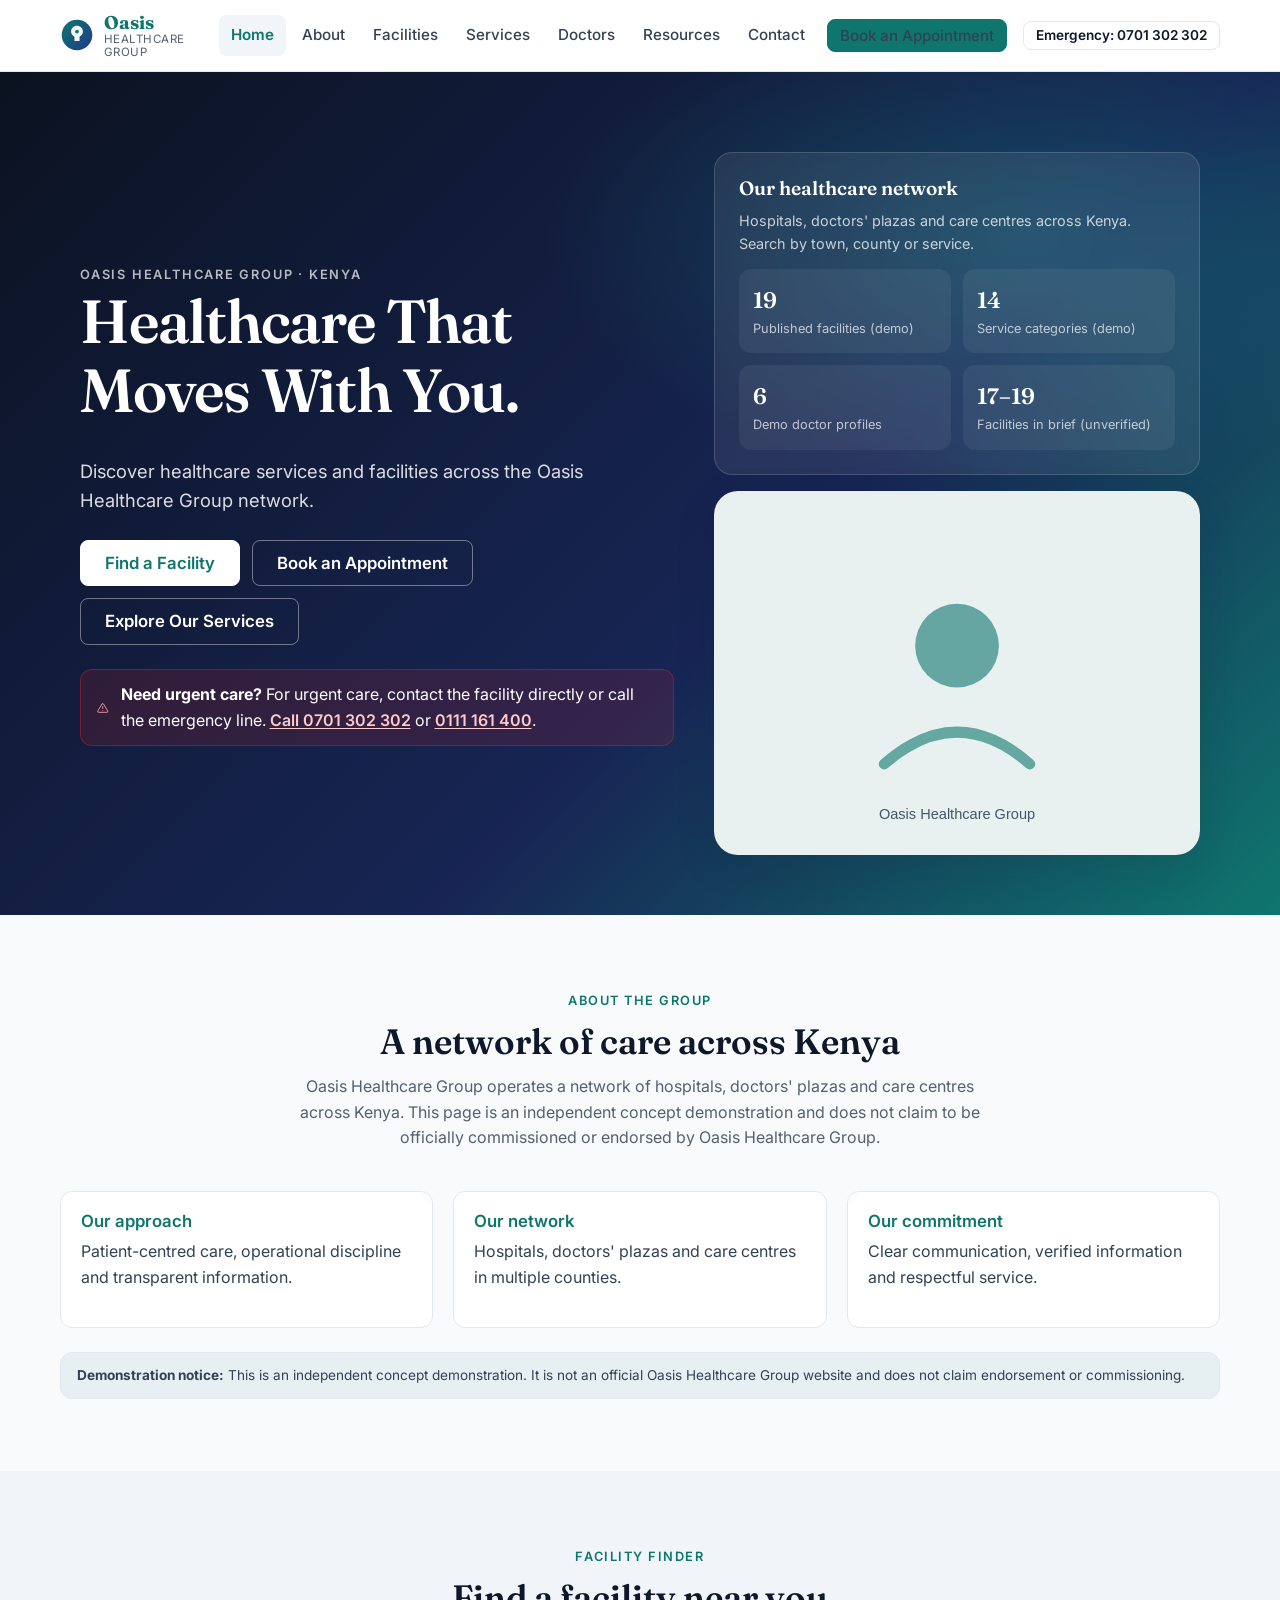
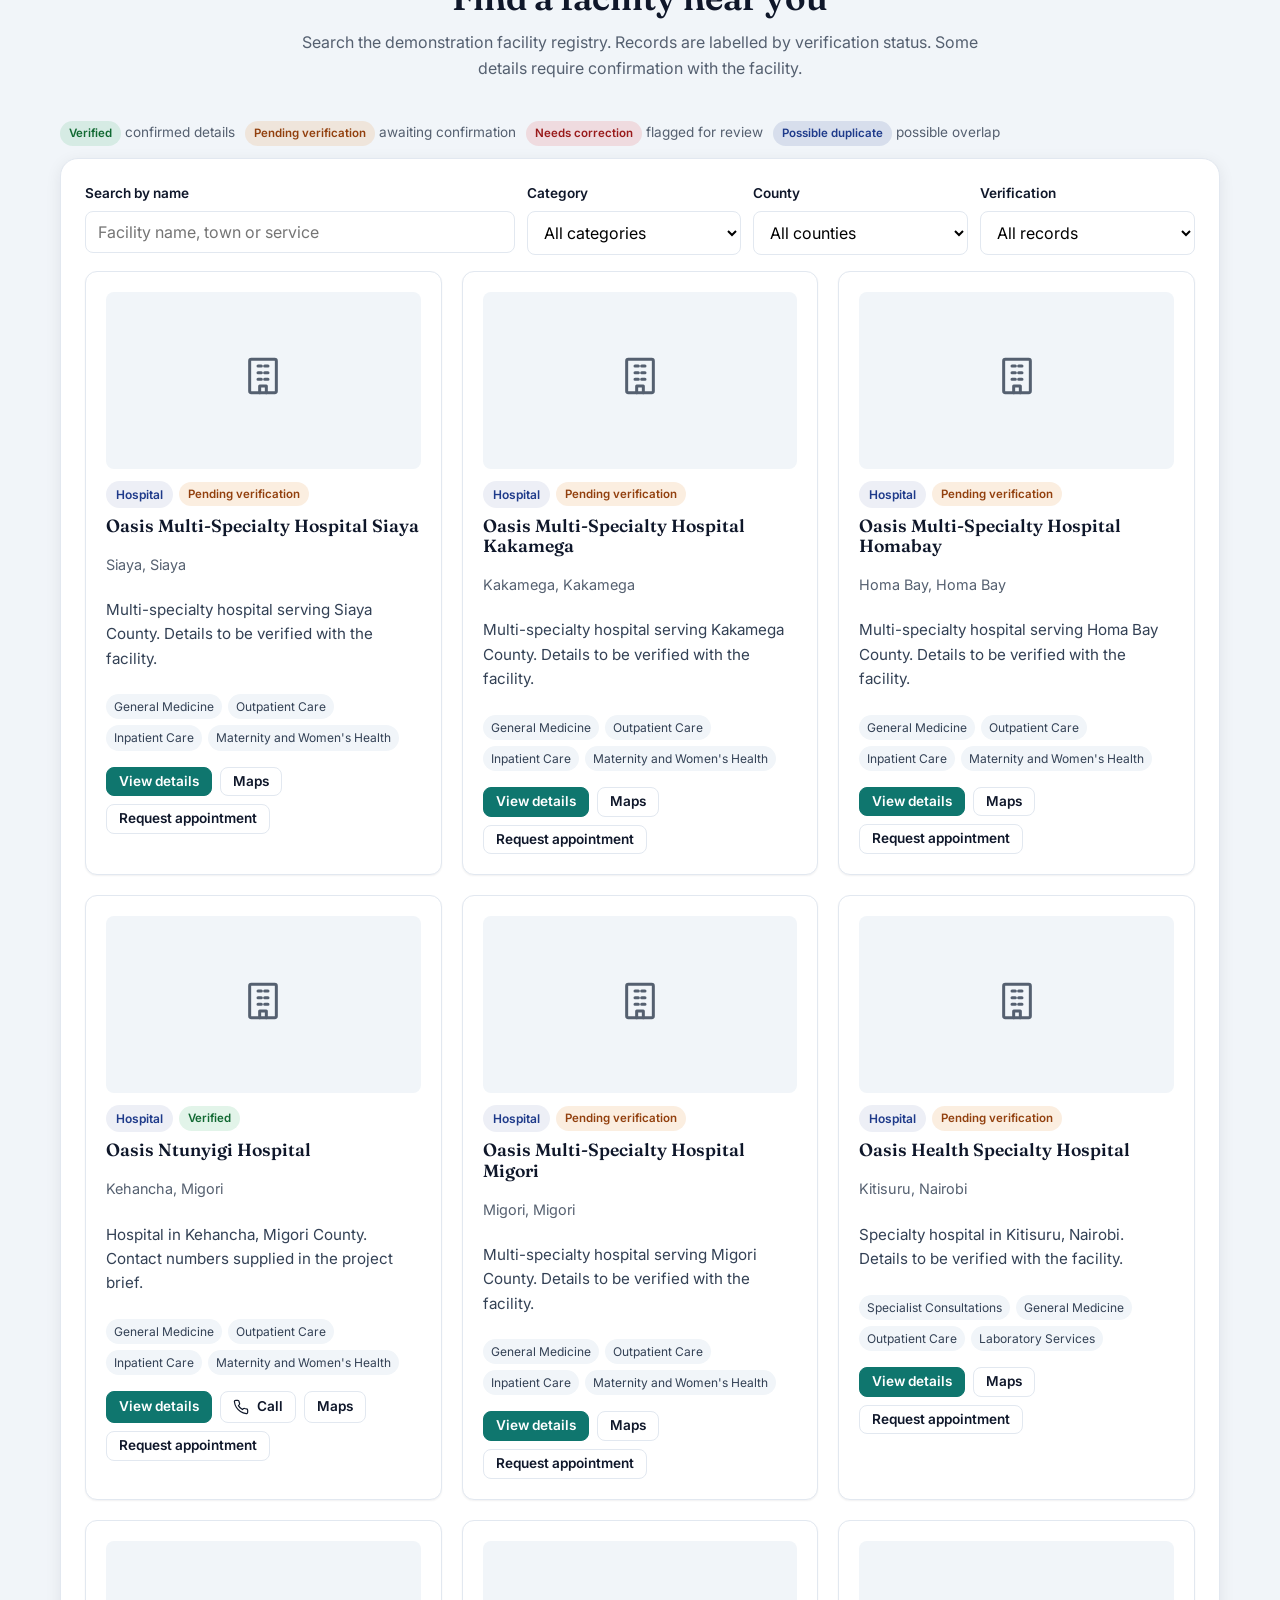
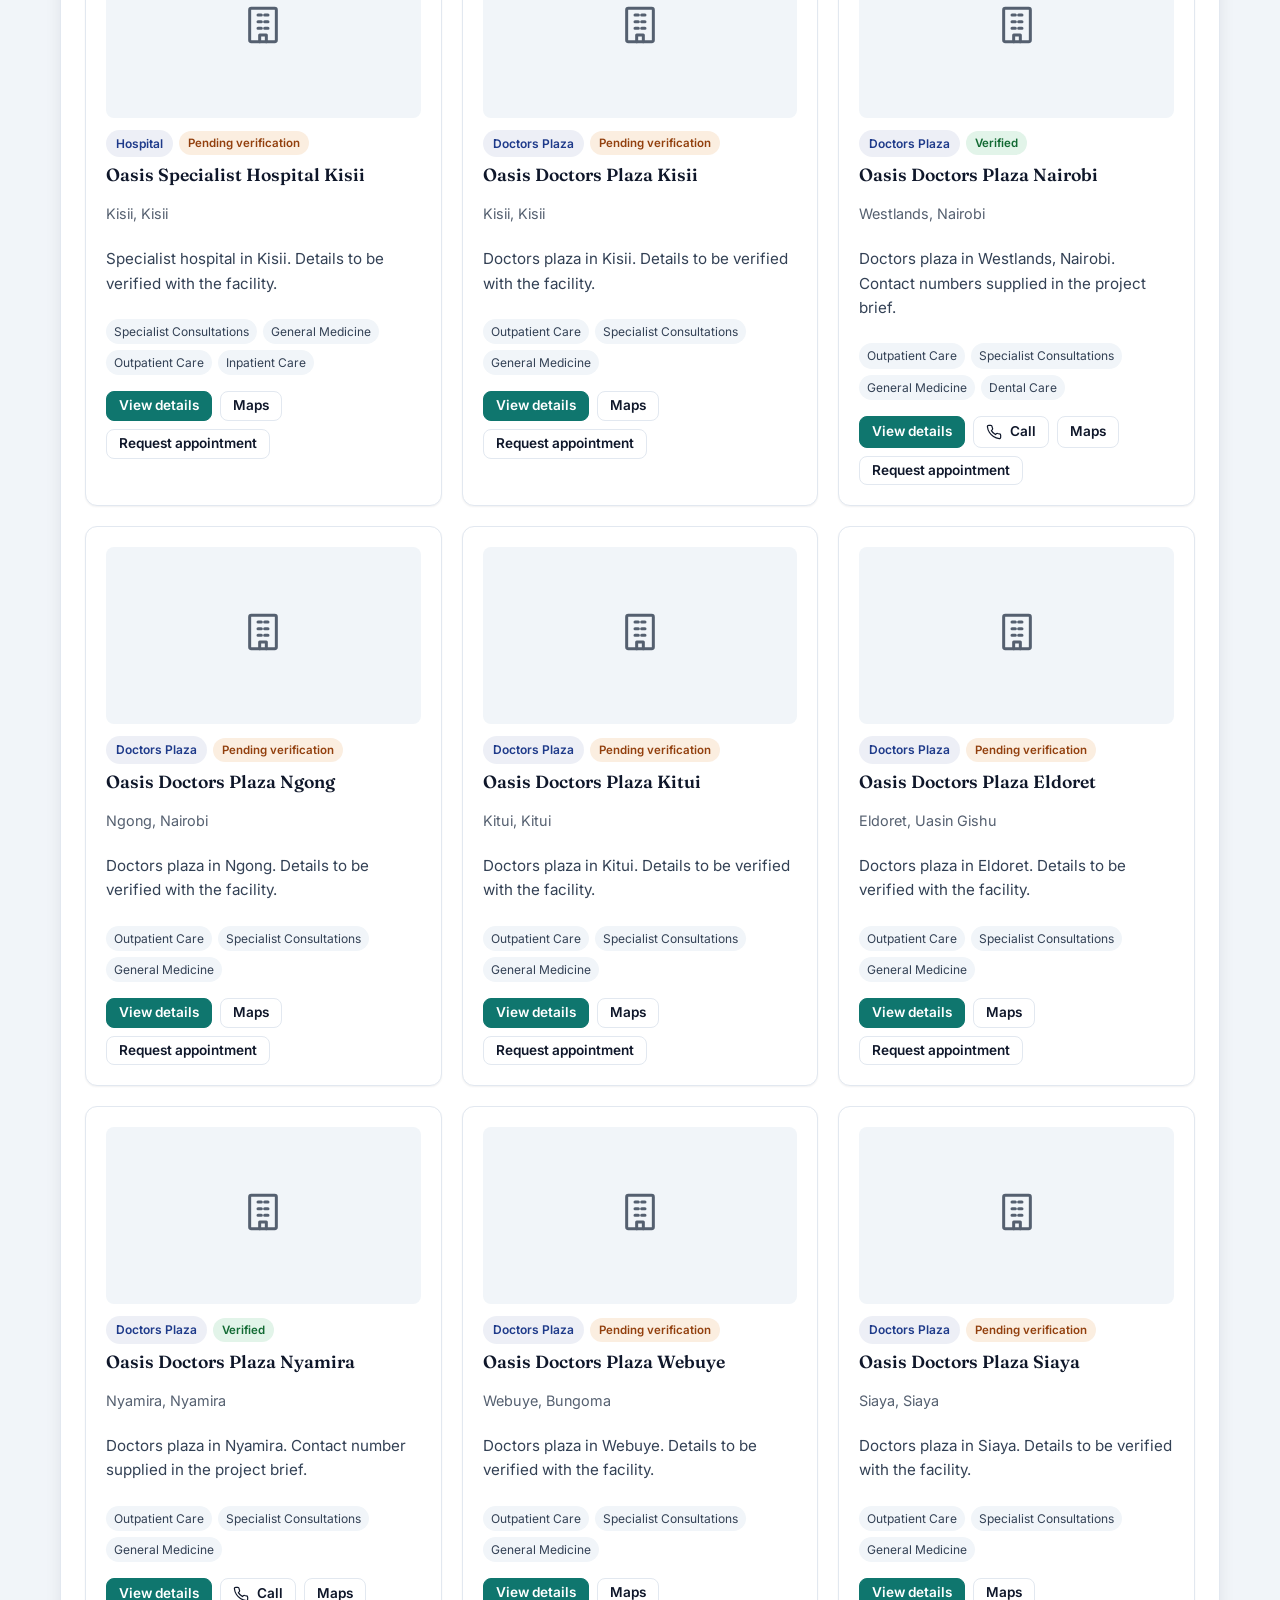
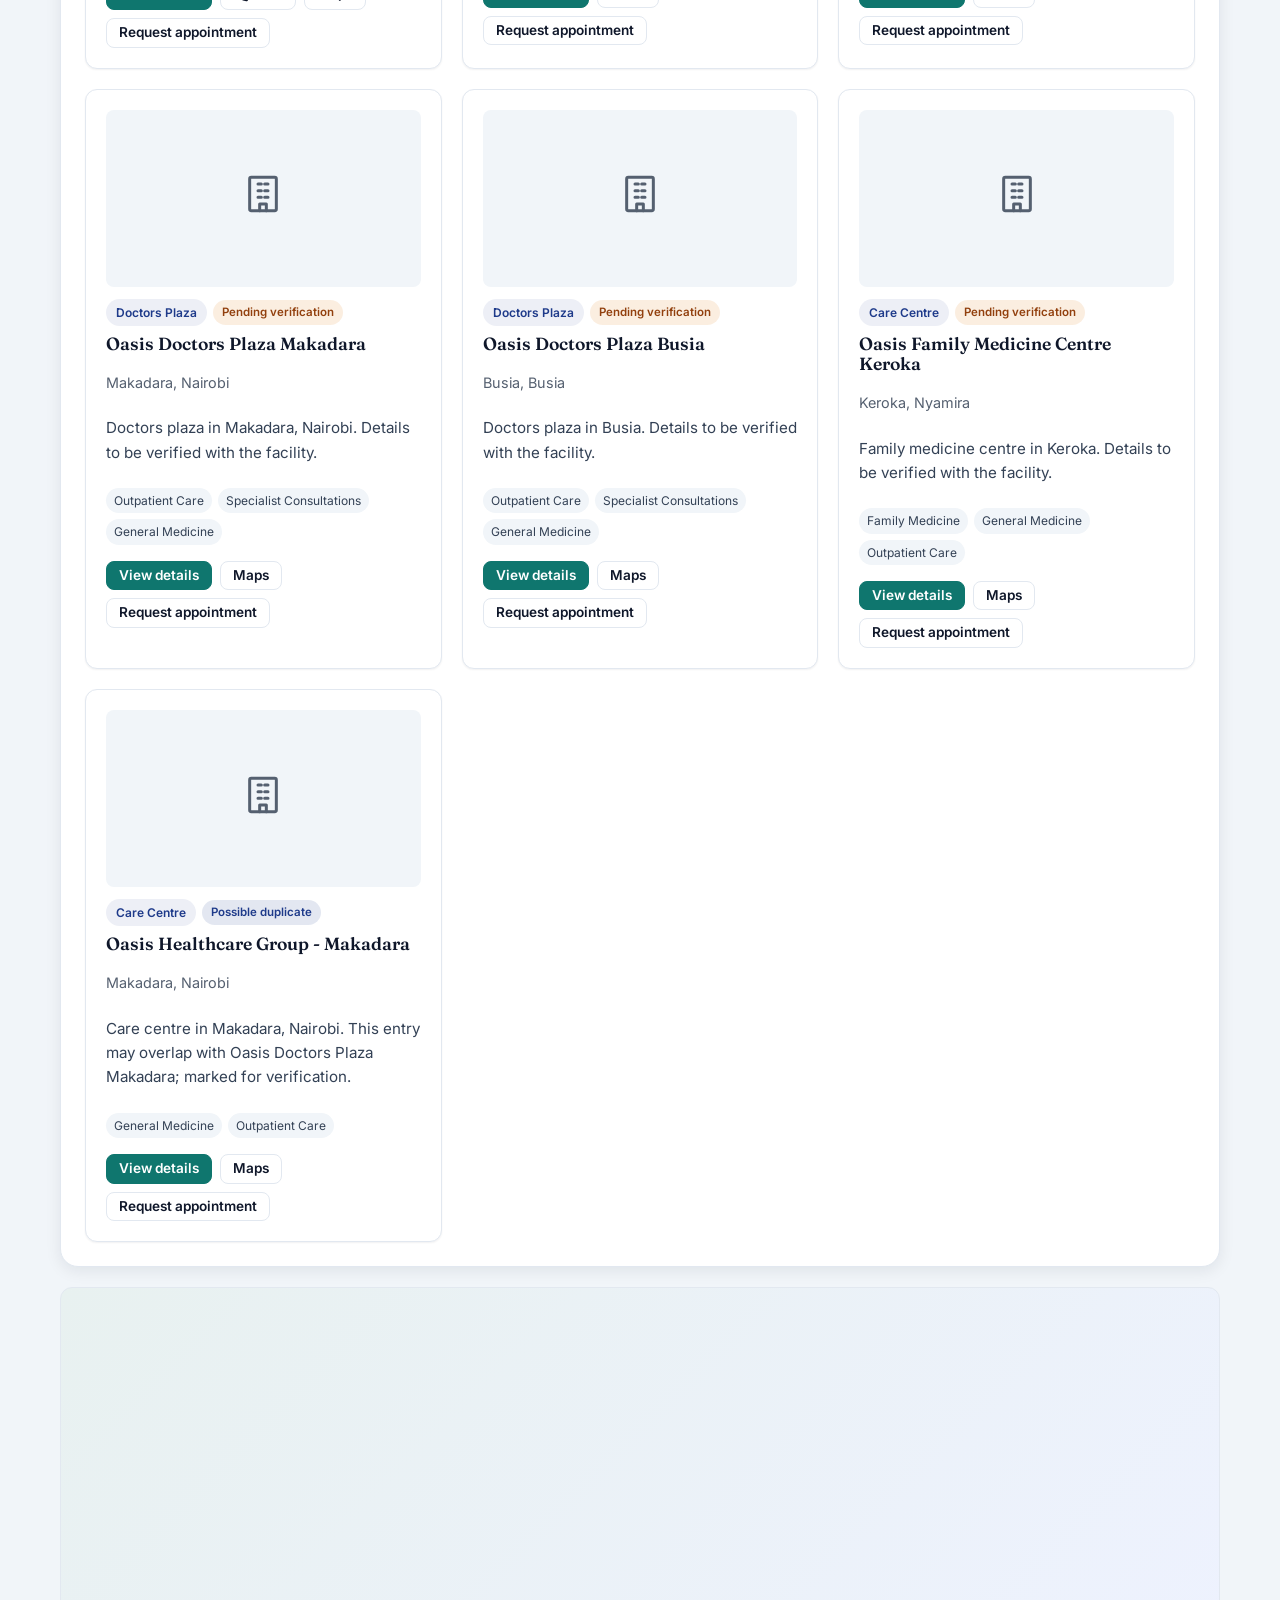
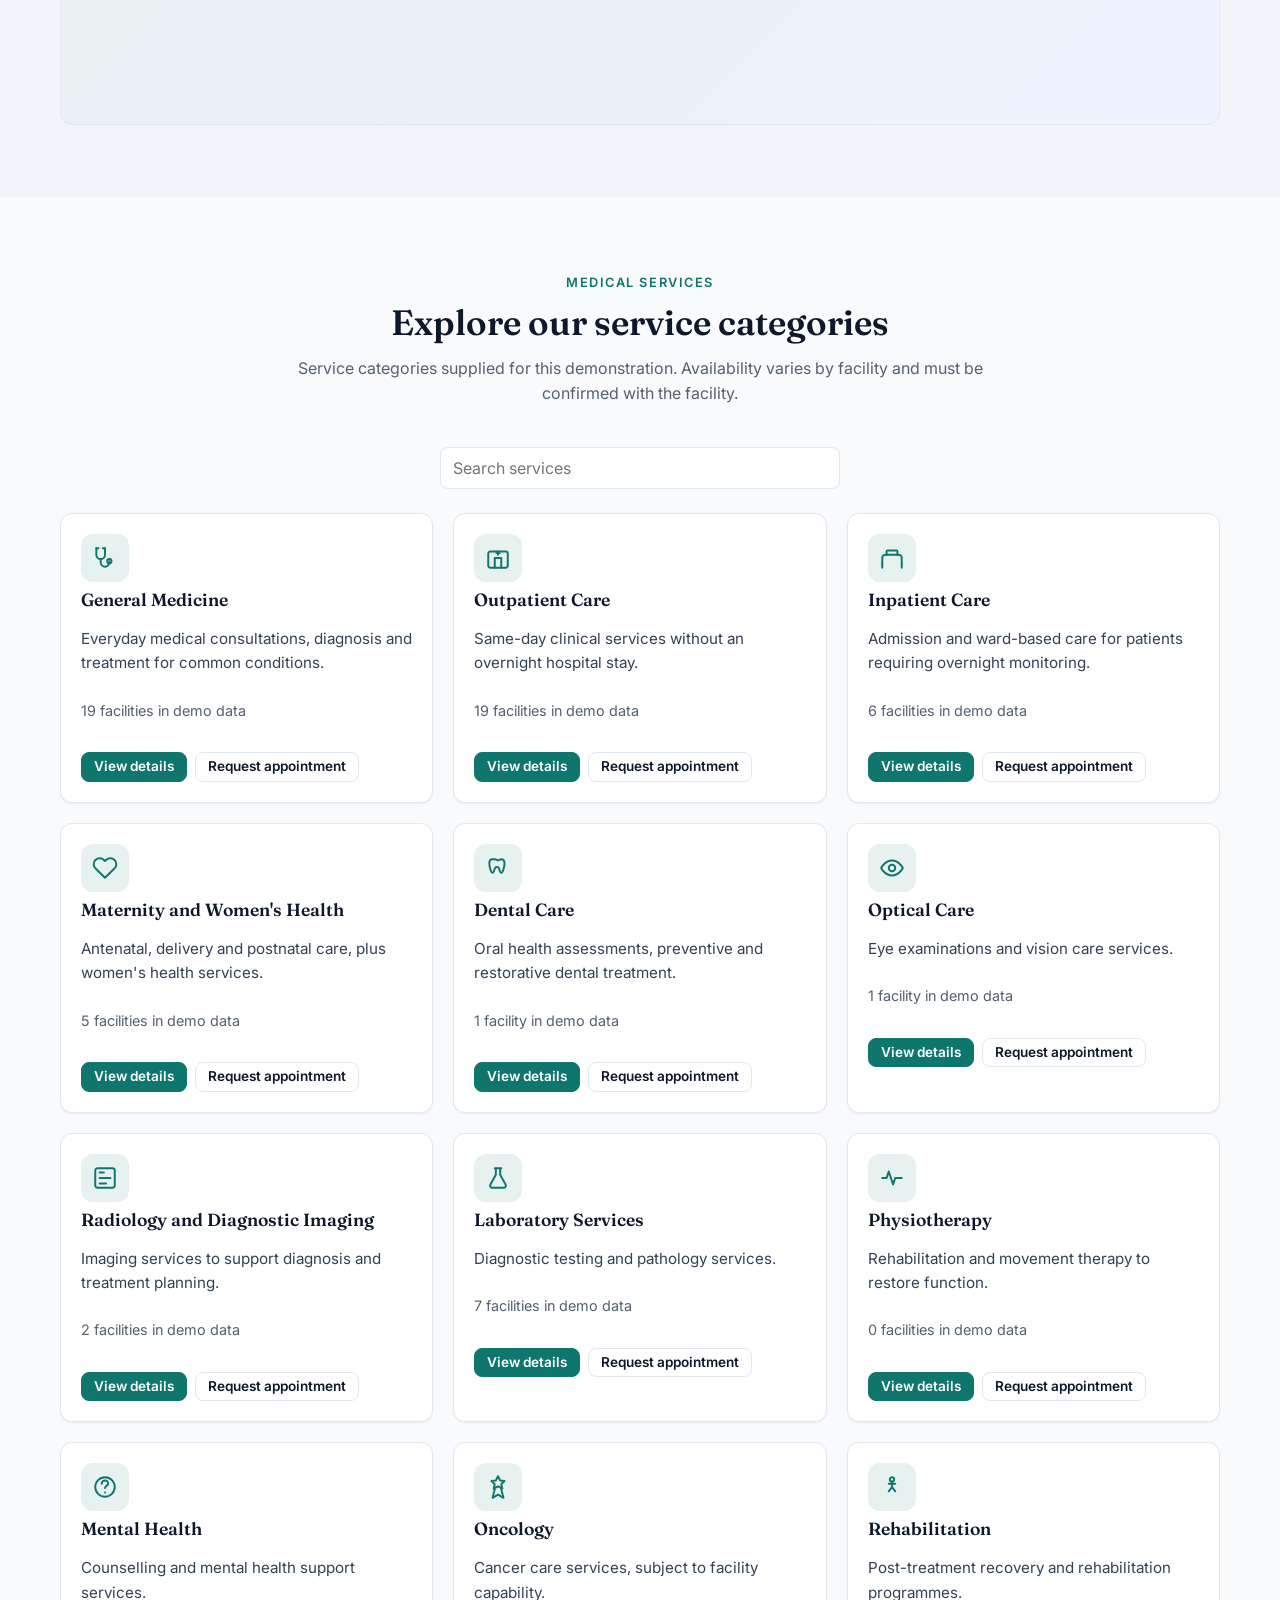
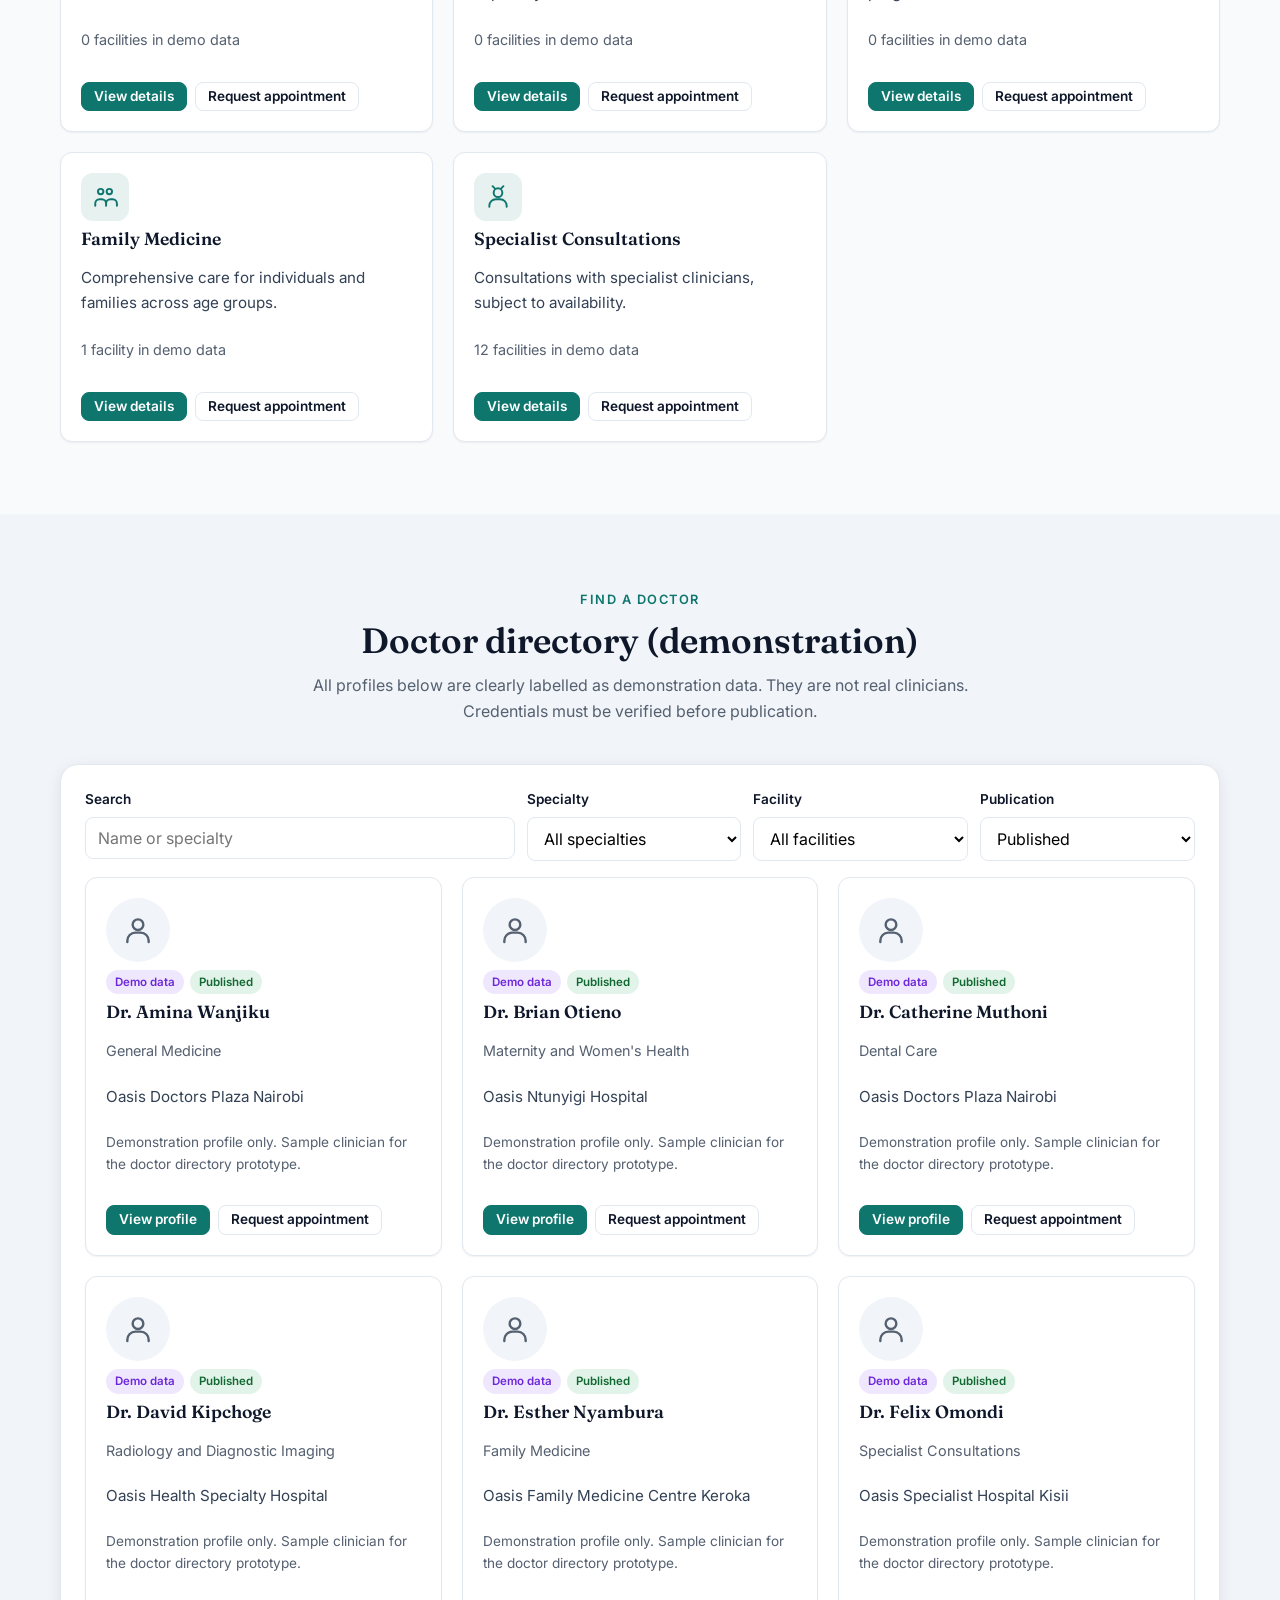
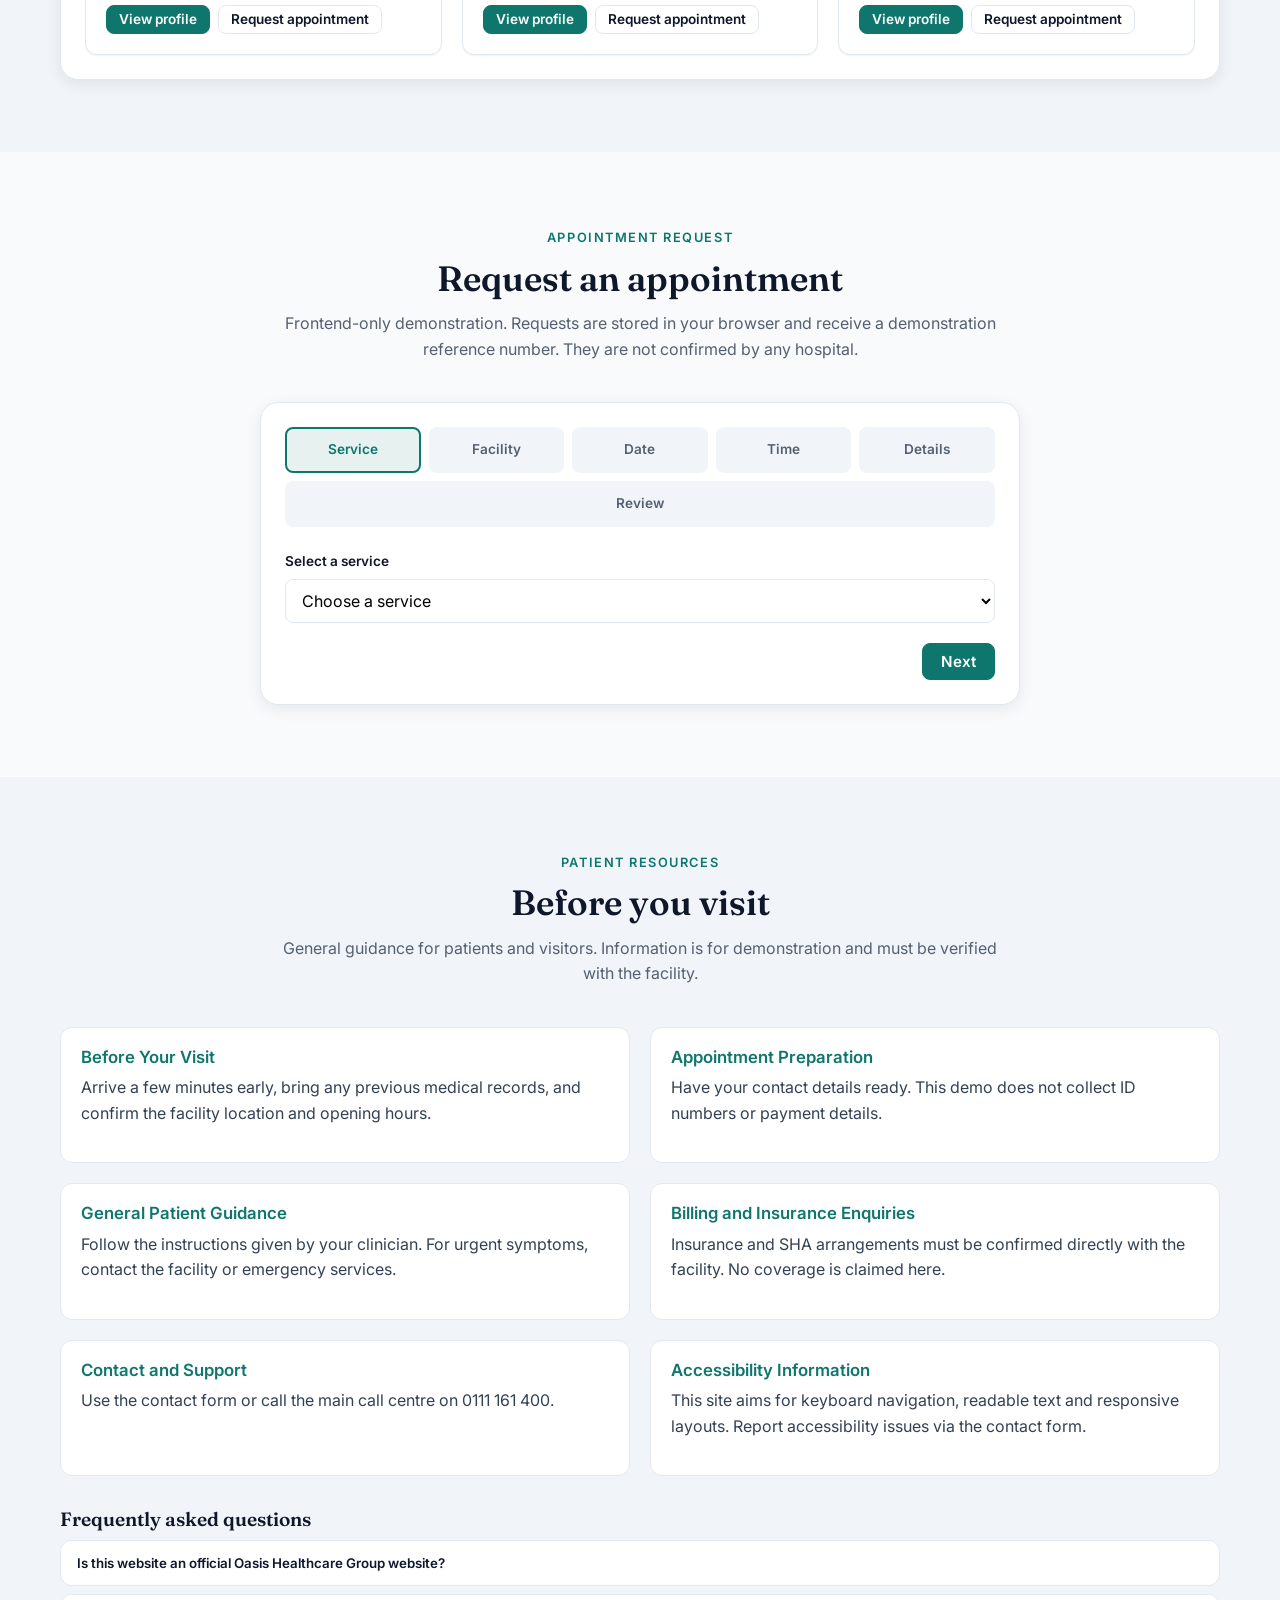
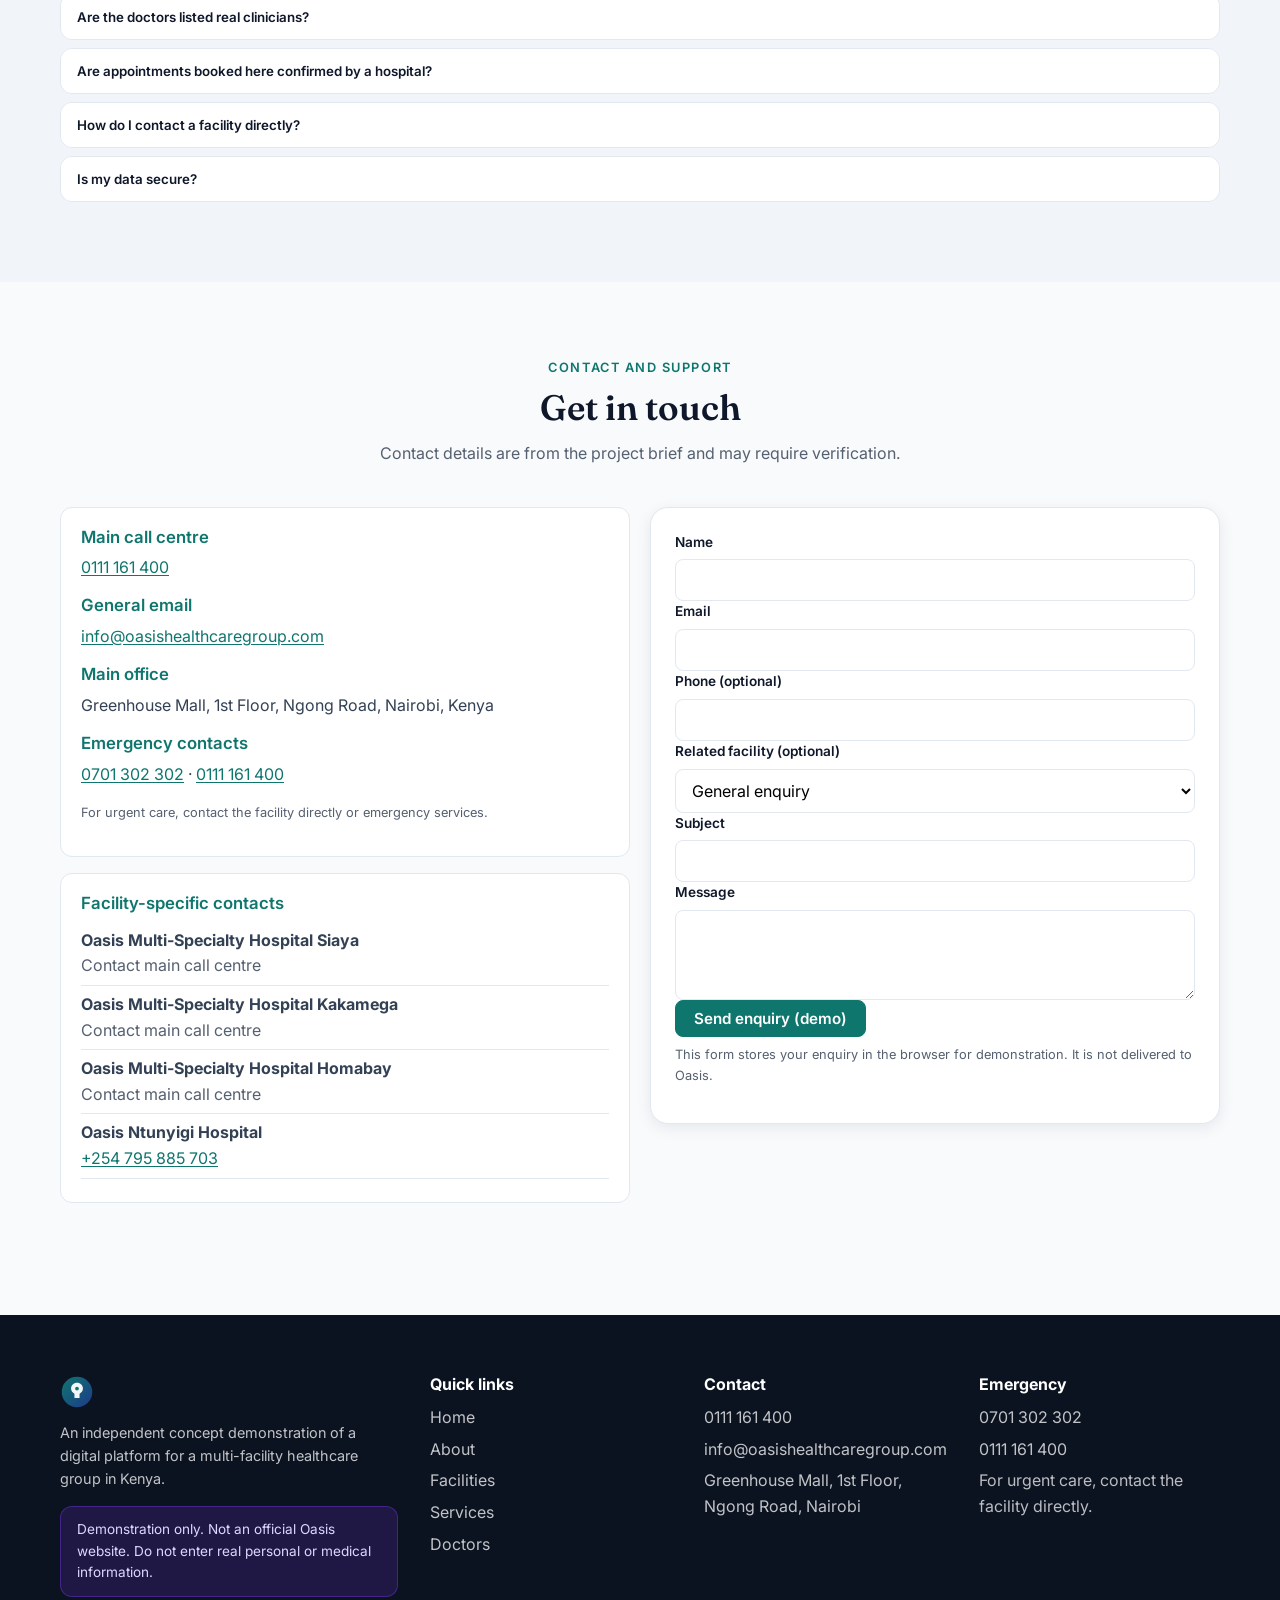
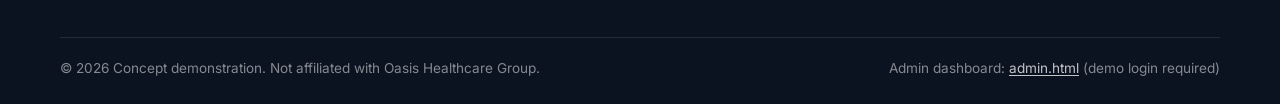
<file: index.html>
<!DOCTYPE html>
<html lang="en">
<head>
  <meta charset="UTF-8">
  <meta name="viewport" content="width=device-width, initial-scale=1.0">
  <title>Oasis Healthcare Group — Healthcare That Moves With You (Concept Demo)</title>
  <meta name="description" content="Independent concept demonstration of a digital healthcare platform for a multi-facility healthcare group in Kenya. Find facilities, services, doctors and request appointments.">
  <meta name="robots" content="index, follow">
  <link rel="canonical" href="https://oasis-healthcare-group-demo.vercel.app/">
  <meta property="og:title" content="Oasis Healthcare Group — Healthcare That Moves With You">
  <meta property="og:description" content="Concept demonstration of a digital healthcare platform for a multi-facility healthcare group in Kenya.">
  <meta property="og:type" content="website">
  <meta property="og:url" content="https://oasis-healthcare-group-demo.vercel.app/">
  <meta property="og:image" content="https://oasis-healthcare-group-demo.vercel.app/assets/og-image.svg">
  <meta name="twitter:card" content="summary_large_image">
  <link rel="icon" href="assets/favicon.svg" type="image/svg+xml">
  <link rel="stylesheet" href="css/style.css?v=9">
</head>
<body>
  <a class="skip-link" href="#main">Skip to content</a>

  <header class="site-header">
    <div class="container header-inner">
      <div data-logo></div>
      <nav id="siteNav" class="site-nav" aria-label="Primary"></nav>
      <div class="header-actions">
        <a class="btn btn-sm btn-ghost header-emergency" href="tel:0701302302" style="white-space:nowrap;">Emergency: 0701 302 302</a>
        <button id="menuToggle" class="menu-toggle" aria-label="Open navigation menu" aria-expanded="false" aria-controls="navDrawer">
          <span class="icon"><svg viewBox="0 0 24 24" fill="none" stroke="currentColor" stroke-width="2" stroke-linecap="round"><path d="M3 6h18M3 12h18M3 18h18"/></svg></span>
          <span class="menu-toggle-label">Menu</span>
        </button>
      </div>
    </div>
  </header>

  <div id="navDrawer" class="nav-drawer" aria-hidden="true" inert>
    <div class="backdrop"></div>
    <div class="panel">
      <div class="drawer-head">
        <div data-logo="compact"></div>
        <button class="modal-close" data-drawer-close aria-label="Close navigation menu">&times;</button>
      </div>
      <p class="drawer-label" id="drawerLabel">Menu</p>
      <div id="drawerLinks" aria-labelledby="drawerLabel"></div>
    </div>
  </div>

  <main id="main">
    <section id="home" class="hero"><div class="container" id="hero"></div></section>

    <section id="about" class="section"></section>

    <section id="facilities" class="section" style="background: var(--c-bg-2);"></section>

    <section id="services" class="section"></section>

    <section id="doctors" class="section" style="background: var(--c-bg-2);"></section>

    <section id="appointment" class="section"></section>

    <section id="resources" class="section" style="background: var(--c-bg-2);"></section>

    <section id="contact" class="section"></section>
  </main>

  <footer id="siteFooter" class="site-footer"></footer>

  <div id="toastHost" class="toast-host" aria-live="polite"></div>

  <script src="js/utils.js?v=3"></script>
  <script src="js/data.js?v=3"></script>
  <script src="js/components.js?v=3"></script>
  <script src="js/main.js?v=5"></script>
</body>
</html>
</file>
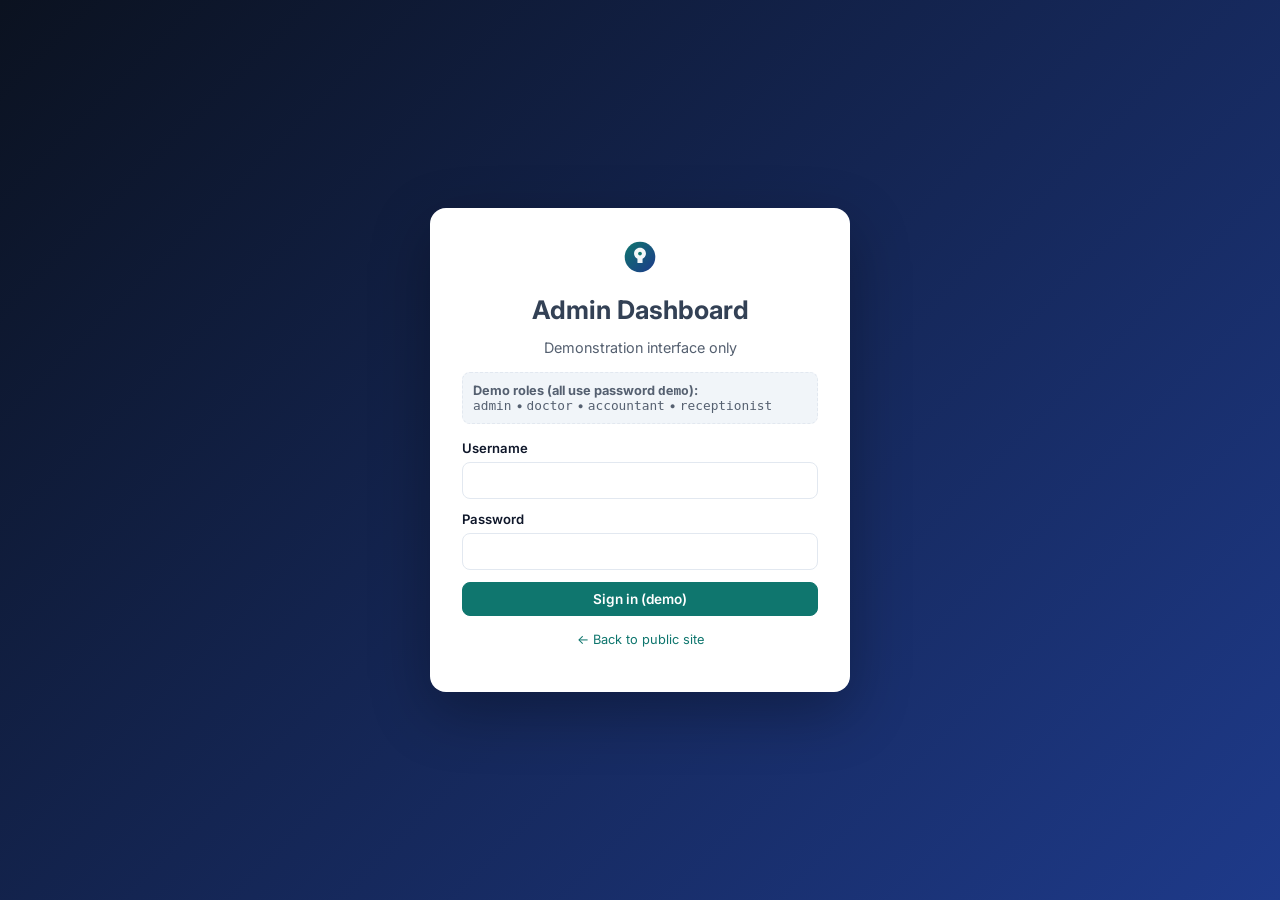
<file: admin.html>
<!DOCTYPE html>
<html lang="en">
<head>
  <meta charset="UTF-8">
  <meta name="viewport" content="width=device-width, initial-scale=1.0">
  <title>Oasis Healthcare Group — Admin Dashboard (Demo)</title>
  <meta name="robots" content="noindex, nofollow">
  <meta name="description" content="Demonstration administration dashboard for the Oasis Healthcare Group concept platform. Local demo data only.">
  <link rel="icon" href="assets/favicon.svg" type="image/svg+xml">
  <link rel="stylesheet" href="css/admin.css?v=11">
</head>
<body class="admin">
  <!-- Login screen -->
  <div id="loginScreen" class="login-wrap">
    <div class="login-card">
      <div data-logo="compact" style="display:flex; justify-content:center; margin-bottom:12px;"></div>
      <h1>Admin Dashboard</h1>
      <p>Demonstration interface only</p>
      <div class="login-demo">
        <strong>Demo roles (all use password <code>demo</code>):</strong><br>
        <code>admin</code> • <code>doctor</code> • <code>accountant</code> • <code>receptionist</code>
      </div>
      <form id="loginForm">
        <div class="field"><label for="lUser">Username</label><input id="lUser" type="text" autocomplete="username" required></div>
        <div class="field"><label for="lPass">Password</label><input id="lPass" type="password" autocomplete="current-password" required></div>
        <button class="btn btn-primary" type="submit" style="width:100%; justify-content:center;">Sign in (demo)</button>
        <p id="loginErr" style="color:#b91c1c; font-size:.85rem; margin-top:8px; display:none;"></p>
      </form>
      <p style="margin-top:16px; font-size:.8rem;"><a href="index.html">← Back to public site</a></p>
    </div>
  </div>

  <!-- App shell -->
  <div id="appShell" style="display:none;">
    <div class="demo-banner">
      <span class="icon"><svg viewBox="0 0 24 24" fill="none" stroke="currentColor" stroke-width="2" stroke-linecap="round"><path d="M10.3 3.8 1.8 18a2 2 0 0 0 1.7 3h17a2 2 0 0 0 1.7-3L13.7 3.8a2 2 0 0 0-3.4 0z"/><path d="M12 9v4M12 17h.01"/></svg></span>
      <span><strong>DEMO MODE.</strong> Data is stored in your browser (localStorage). No real hospital systems are connected. Do not use for real patient data.</span>
    </div>
    <div class="admin-shell">
      <aside class="sidebar" id="sidebar">
        <div class="sidebar-brand">
          <div data-logo></div>
          <button class="sidebar-close" id="sideClose" aria-label="Close navigation menu">&times;</button>
        </div>
        <nav class="sidebar-nav" id="sideNav"></nav>
        <div class="sidebar-foot">v1.0 · Concept demo</div>
      </aside>
      <div class="sidebar-backdrop" id="sideBackdrop"></div>
      <div class="main">
        <header class="topbar">
          <div style="display:flex; align-items:center; gap:12px;">
            <button class="btn btn-sm sidebar-toggle" id="sideToggle" aria-label="Open navigation menu" aria-expanded="false" aria-controls="sidebar">
              <span class="icon"><svg viewBox="0 0 24 24" fill="none" stroke="currentColor" stroke-width="2" stroke-linecap="round"><path d="M3 6h18M3 12h18M3 18h18"/></svg></span>
              <span class="sidebar-toggle-label">Menu</span>
            </button>
            <div>
              <div class="topbar-title" id="pageTitle">Overview</div>
              <div class="topbar-sub" id="pageSub">Demonstration dashboard</div>
            </div>
          </div>
          <div class="topbar-actions">
            <a class="btn btn-sm btn-ghost topbar-public" href="index.html" target="_blank" rel="noopener">View public site</a>
            <div class="search-box">
              <span class="icon"><svg viewBox="0 0 24 24" fill="none" stroke="currentColor" stroke-width="2" stroke-linecap="round" stroke-linejoin="round"><circle cx="11" cy="11" r="7"/><path d="M21 21l-4.3-4.3"/></svg></span>
              <input id="globalSearch" type="search" placeholder="Search facilities…">
            </div>
            <button class="btn btn-sm btn-ghost" id="notifBtn" aria-label="Notifications" style="position:relative;">
              <span class="icon"><svg viewBox="0 0 24 24" fill="none" stroke="currentColor" stroke-width="1.8" stroke-linecap="round" stroke-linejoin="round"><path d="M18 8a6 6 0 1 0-12 0c0 7-3 9-3 9h18s-3-2-3-9"/><path d="M13.7 21a2 2 0 0 1-3.4 0"/></svg></span>
              <span id="notifCount" class="badge badge-danger" aria-hidden="true" style="position:absolute; top:-6px; right:-6px; display:none;">0</span>
            </button>
            <div class="profile-menu">
              <div class="avatar">A</div>
              <button class="btn btn-sm btn-ghost" id="logoutBtn">Logout</button>
            </div>
          </div>
        </header>
        <main class="content" id="content"></main>
      </div>
    </div>
  </div>

  <div id="toastHost" class="toast-host" aria-live="polite"></div>

  <script src="js/utils.js?v=3"></script>
  <script src="js/data.js?v=3"></script>
  <script src="js/components.js?v=3"></script>
  <script src="js/admin.js?v=8"></script>
</body>
</html>
</file>
<file: css/style.css>
/* style.css — public site design system */
@import url('https://fonts.googleapis.com/css2?family=Inter:wght@400;500;600;700&family=Fraunces:opsz,wght@9..144,500;9..144,600;9..144,700&display=swap');
:root {
  --c-teal: #0f766e;
  --c-teal-dark: #0b5e58;
  --c-teal-light: #14b8a6;
  --c-navy: #1e3a8a;
  --c-navy-dark: #172554;
  --c-green: #16a34a;
  --c-amber: #d97706;
  --c-red: #dc2626;
  --c-ink: #0f172a;
  --c-body: #334155;
  --c-muted: #556070;
  --c-line: #e2e8f0;
  --c-bg: #f8fafc;
  --c-bg-2: #f1f5f9;
  --c-card: #ffffff;
  --c-dark: #0b1220;

  --font-sans: 'Inter', system-ui, -apple-system, 'Segoe UI', Roboto, Helvetica, Arial, sans-serif;
  --font-display: 'Fraunces', Georgia, serif;

  --radius-sm: 8px;
  --radius: 12px;
  --radius-lg: 18px;
  --radius-xl: 24px;

  --shadow-sm: 0 1px 2px rgba(15,23,42,.06);
  --shadow: 0 4px 16px rgba(15,23,42,.08);
  --shadow-lg: 0 12px 40px rgba(15,23,42,.12);

  --container: 1200px;
  --gutter: 20px;
  --header-h: 72px;

  --transition: 180ms ease;
}

* { box-sizing: border-box; }
html { scroll-behavior: smooth; -webkit-text-size-adjust: 100%; }
body { margin:0; font-family: var(--font-sans); color: var(--c-body); background: var(--c-bg); line-height: 1.6; font-size: 16px; }
img { max-width:100%; height:auto; display:block; }
a { color: var(--c-teal); text-decoration: none; }
a:hover { text-decoration: underline; }
button { font-family: inherit; cursor: pointer; }
input, select, textarea { font-family: inherit; font-size: 16px; }
h1,h2,h3,h4 { color: var(--c-ink); font-family: var(--font-display); line-height: 1.15; margin: 0 0 .5em; }
h1 { font-size: clamp(2rem, 5vw, 3.4rem); font-weight: 600; letter-spacing: -.02em; }
h2 { font-size: clamp(1.5rem, 3.2vw, 2.2rem); font-weight: 600; }
h3 { font-size: 1.2rem; font-weight: 600; }
p { margin: 0 0 1em; }

.container { max-width: var(--container); margin: 0 auto; padding: 0 var(--gutter); }
.section { padding: 72px 0; }
.section-sm { padding: 40px 0; }
.section-title { text-align: center; max-width: 720px; margin: 0 auto 40px; }
.section-title .eyebrow { display:inline-block; font-size:.8rem; font-weight:600; letter-spacing:.12em; text-transform:uppercase; color: var(--c-teal); margin-bottom: 10px; }
.section-title h2 { margin-bottom: 12px; }
.section-title p { color: var(--c-muted); }

.skip-link { position:absolute; left:-9999px; top:0; background: var(--c-teal); color:#fff; padding:8px 12px; z-index:1000; border-radius:0 0 8px 0; }
.skip-link:focus { left:0; }

/* buttons */
.btn { display:inline-flex; align-items:center; gap:8px; padding: 10px 18px; border-radius: var(--radius-sm); border:1px solid transparent; font-weight:600; font-size:.95rem; line-height:1; transition: all var(--transition); background: var(--c-card); color: var(--c-ink); }
.btn:hover { transform: translateY(-1px); }
.btn:disabled { opacity:.5; cursor:not-allowed; transform:none; }
.btn-primary { background: var(--c-teal); color:#fff; border-color: var(--c-teal); }
.btn-primary:hover { background: var(--c-teal-dark); border-color: var(--c-teal-dark); color:#fff; text-decoration:none; }
.btn-secondary { background: var(--c-navy); color:#fff; border-color: var(--c-navy); }
.btn-secondary:hover { background: var(--c-navy-dark); color:#fff; text-decoration:none; }
.btn-ghost { background: transparent; border-color: var(--c-line); color: var(--c-ink); }
.btn-ghost:hover { background: var(--c-bg-2); text-decoration:none; }
.btn-danger { background: var(--c-red); color:#fff; border-color: var(--c-red); }
.btn-sm { padding: 7px 12px; font-size:.85rem; }
.btn-lg { padding: 14px 24px; font-size:1.05rem; }
.btn-icon { padding:8px; }
.btn .icon { width:16px; height:16px; display:inline-flex; }
.btn .icon svg { width:100%; height:100%; }

/* header */
.site-header { position: sticky; top:0; z-index: 100; background: rgba(255,255,255,.92); backdrop-filter: blur(10px); border-bottom:1px solid var(--c-line); height: var(--header-h); }
.header-inner { display:flex; align-items:center; justify-content:space-between; height:100%; gap:16px; }
.logo { display:flex; align-items:center; gap:10px; color: var(--c-ink); text-decoration:none; }
.logo:hover { text-decoration:none; }
.logo-mark { display:inline-flex; }
.logo-text { display:flex; flex-direction:column; line-height:1.1; }
.logo-name { font-family: var(--font-display); font-weight:700; font-size:1.15rem; color: var(--c-teal); }
.logo-sub { font-size:.72rem; color: var(--c-muted); letter-spacing:.04em; text-transform:uppercase; }
.site-nav { display:flex; align-items:center; gap:4px; }
.site-nav a { padding:8px 12px; border-radius:8px; color: var(--c-body); font-weight:500; font-size:.95rem; white-space:nowrap; }
.site-nav a:hover { background: var(--c-bg-2); color: var(--c-ink); text-decoration:none; }
.site-nav a:not(.btn).active { background: var(--c-bg-2); color: var(--c-teal); font-weight:600; }
.site-nav .cta { margin-left:6px; }
.header-actions { display:flex; align-items:center; gap:8px; }
.menu-toggle { display:none; align-items:center; gap:7px; background:none; border:1px solid var(--c-line); border-radius:8px; padding:8px 10px; color: var(--c-ink); font: inherit; font-size:.9rem; font-weight:600; cursor:pointer; }
.menu-toggle:hover { background: var(--c-bg-2); }
.menu-toggle .icon { width:20px; height:20px; display:inline-flex; }
.menu-toggle .icon svg { width:100%; height:100%; }

/* mobile nav drawer */
.nav-drawer { position:fixed; inset:0; z-index:200; pointer-events:none; }
.nav-drawer.open { pointer-events:auto; }
.nav-drawer .backdrop { position:absolute; inset:0; background: rgba(15,23,42,.5); opacity:0; transition: opacity var(--transition); }
.nav-drawer.open .backdrop { opacity:1; }
.nav-drawer .panel { position:absolute; top:0; right:0; width:min(320px,85vw); height:100%; background:#fff; transform: translateX(100%); transition: transform 220ms ease; padding:20px; display:flex; flex-direction:column; gap:8px; overflow-y:auto; }
.nav-drawer.open .panel { transform: translateX(0); }
.nav-drawer a { padding:12px; border-radius:8px; color: var(--c-ink); font-weight:500; }
.nav-drawer a:hover { background: var(--c-bg-2); text-decoration:none; }
.nav-drawer .drawer-head { display:flex; align-items:center; justify-content:space-between; margin-bottom:4px; padding-bottom:12px; border-bottom:1px solid var(--c-line); }
.nav-drawer .drawer-head .logo { padding:0; }
.drawer-label { margin:8px 0 2px; color: var(--c-muted); font-size:.72rem; font-weight:600; letter-spacing:.12em; text-transform:uppercase; }
#drawerLinks { display:flex; flex-direction:column; gap:4px; }
#drawerLinks a { display:flex; align-items:center; justify-content:space-between; gap:12px; padding:12px 14px; }
#drawerLinks a:not(.btn)::after { content:''; width:7px; height:7px; border-top:2px solid currentColor; border-right:2px solid currentColor; transform:rotate(45deg); opacity:.3; flex:none; }
#drawerLinks a:not(.btn).active { background: var(--c-bg-2); color: var(--c-teal); font-weight:600; }
#drawerLinks a:not(.btn).active::after { opacity:.75; }
#drawerLinks .btn { justify-content:center; margin-top:12px; }

/* hero */
.hero { position:relative; overflow:hidden; background: linear-gradient(135deg, #0b1220 0%, #172554 60%, #0f766e 100%); color:#fff; padding: 80px 0 60px; }
.hero::before { content:''; position:absolute; inset:0; background: radial-gradient(800px 400px at 80% 20%, rgba(20,184,166,.25), transparent 60%); pointer-events:none; }
.hero-grid { display:grid; grid-template-columns: 1.1fr .9fr; gap:40px; align-items:center; position:relative; }
.hero h1 { color:#fff; font-size: clamp(2.2rem, 5.5vw, 3.8rem); }
.hero .lead { font-size:1.15rem; color: rgba(255,255,255,.85); max-width:560px; }
.hero-actions { display:flex; flex-wrap:wrap; gap:12px; margin: 24px 0; }
.hero-actions .btn-primary { background:#fff; color: var(--c-teal); border-color:#fff; }
.hero-actions .btn-primary:hover { background:#e6fffb; }
.hero-actions .btn-ghost { border-color: rgba(255,255,255,.4); color:#fff; }
.hero-actions .btn-ghost:hover { background: rgba(255,255,255,.1); }
.hero-card { background: rgba(255,255,255,.08); border:1px solid rgba(255,255,255,.15); border-radius: var(--radius-lg); padding:24px; backdrop-filter: blur(6px); }
.hero-card h3, .hero-card-title { color:#fff; font-size:1.2rem; margin-bottom:.5em; }
.hero-stats { display:grid; grid-template-columns:repeat(2,1fr); gap:12px; margin-top:12px; }
.hero-stat { background: rgba(255,255,255,.06); border-radius: var(--radius); padding:14px; }
.hero-stat .num { font-family: var(--font-display); font-size:1.4rem; color:#fff; font-weight:600; }
.hero-stat .lbl { font-size:.8rem; color: rgba(255,255,255,.7); }
.emergency-banner { display:flex; align-items:center; gap:12px; background: rgba(220,38,38,.15); border:1px solid rgba(220,38,38,.4); border-radius: var(--radius); padding:12px 16px; margin-top:16px; }
.emergency-banner .icon { width:20px; height:20px; color:#fca5a5; display:inline-flex; }
.emergency-banner .icon svg { width:100%; height:100%; }
.emergency-banner strong { color:#fff; }
.emergency-banner a { color:#fecaca; font-weight:600; }
.hero-image { border-radius: var(--radius-xl); overflow:hidden; box-shadow: var(--shadow-lg); background: var(--c-dark); aspect-ratio: 4/3; position:relative; }
.hero-image img { width:100%; height:100%; object-fit:cover; }
.hero-image .fallback { position:absolute; inset:0; display:flex; align-items:center; justify-content:center; color: rgba(255,255,255,.4); }

/* cards */
.card { background: var(--c-card); border:1px solid var(--c-line); border-radius: var(--radius); padding:20px; box-shadow: var(--shadow-sm); transition: box-shadow var(--transition), transform var(--transition); }
.card:hover { box-shadow: var(--shadow); }
.card-media { border-radius: var(--radius-sm); overflow:hidden; background: var(--c-bg-2); aspect-ratio:16/9; display:flex; align-items:center; justify-content:center; margin-bottom:12px; color: var(--c-muted); }
.card-media .icon { width:40px; height:40px; display:inline-flex; }
.card-media .icon svg { width:100%; height:100%; }
.card-body { display:flex; flex-direction:column; gap:8px; }
.card-title { font-size:1.1rem; font-family: var(--font-display); }
.card-sub { color: var(--c-muted); font-size:.9rem; }
.card-text { color: var(--c-body); font-size:.95rem; }
.card-text.muted { color: var(--c-muted); font-size:.85rem; }
.card-meta-row { display:flex; flex-wrap:wrap; gap:6px; align-items:center; }
.card-icon { width:48px; height:48px; border-radius:12px; background: rgba(15,118,110,.1); color: var(--c-teal); display:flex; align-items:center; justify-content:center; margin-bottom:8px; }
.card-icon .icon { width:26px; height:26px; display:inline-flex; }
.card-icon .icon svg { width:100%; height:100%; }
.card-avatar { width:64px; height:64px; border-radius:50%; background: var(--c-bg-2); color: var(--c-muted); display:flex; align-items:center; justify-content:center; margin-bottom:8px; }
.card-avatar .icon { width:32px; height:32px; display:inline-flex; }
.card-avatar .icon svg { width:100%; height:100%; }
.card-actions { display:flex; flex-wrap:wrap; gap:8px; margin-top:8px; }
.tag-row { display:flex; flex-wrap:wrap; gap:6px; }
.tag { font-size:.75rem; padding:3px 8px; border-radius:999px; background: var(--c-bg-2); color: var(--c-body); }
.chip { font-size:.75rem; font-weight:600; padding:4px 10px; border-radius:999px; background: rgba(30,58,138,.08); color: var(--c-navy); }
.badge { display:inline-flex; align-items:center; gap:4px; font-size:.72rem; font-weight:600; padding:3px 9px; border-radius:999px; }
.badge-success { background: rgba(22,163,74,.12); color:#116932; }
.badge-warn { background: rgba(217,119,6,.12); color:#92400e; }
.badge-danger { background: rgba(220,38,38,.12); color:#991b1b; }
.badge-info { background: rgba(30,58,138,.12); color:#1e3a8a; }
.badge-muted { background: var(--c-bg-2); color: var(--c-muted); }
.badge-primary { background: rgba(15,118,110,.12); color: var(--c-teal-dark); }
.badge-demo { background: rgba(124,58,237,.12); color:#6d28d9; }

/* grids */
.grid { display:grid; gap:20px; }
.grid-2 { grid-template-columns: repeat(2,1fr); }
.grid-3 { grid-template-columns: repeat(3,1fr); }
.grid-4 { grid-template-columns: repeat(4,1fr); }

/* facility finder */
.finder { background: var(--c-card); border:1px solid var(--c-line); border-radius: var(--radius-lg); padding:24px; box-shadow: var(--shadow); }
.finder-controls { display:grid; grid-template-columns: 2fr 1fr 1fr 1fr; gap:12px; margin-bottom:16px; }
.finder-controls input, .finder-controls select { width:100%; padding:10px 12px; border:1px solid var(--c-line); border-radius: var(--radius-sm); background:#fff; }
.field { display:flex; flex-direction:column; gap:6px; }
.field label { font-size:.85rem; font-weight:600; color: var(--c-ink); }
.field input, .field select, .field textarea { width:100%; padding:10px 12px; border:1px solid var(--c-line); border-radius: var(--radius-sm); background:#fff; }
.field input:focus, .field select:focus, .field textarea:focus { outline:2px solid var(--c-teal); outline-offset:1px; border-color: var(--c-teal); }
.field textarea { resize:vertical; min-height:90px; }
.field-error { color: var(--c-red); font-size:.8rem; }
.field.invalid input, .field.invalid select, .field.invalid textarea { border-color: var(--c-red); }

.verification-legend { display:flex; flex-wrap:wrap; gap:10px; margin: 12px 0; font-size:.85rem; color: var(--c-muted); }

/* map placeholder */
.map-panel { background: linear-gradient(135deg, #e8f1f0, #eef2ff); border:1px dashed var(--c-line); border-radius: var(--radius); padding:24px; text-align:center; color: var(--c-muted); }
.map-panel .icon { width:32px; height:32px; display:inline-flex; margin-bottom:8px; }
.map-panel .icon svg { width:100%; height:100%; }

/* modal */
.modal-overlay { position:fixed; inset:0; z-index:500; background: rgba(15,23,42,.55); display:flex; align-items:center; justify-content:center; padding:20px; opacity:0; transition: opacity 180ms ease; pointer-events:none; }
.modal-overlay.show { opacity:1; pointer-events:auto; }
.modal-card { background:#fff; border-radius: var(--radius-lg); width:min(720px,100%); max-height:90vh; overflow:auto; box-shadow: var(--shadow-lg); transform: translateY(10px); transition: transform 180ms ease; }
.modal-overlay.show .modal-card { transform: translateY(0); }
.modal-card.modal-sm { width:min(420px,100%); }
.modal-card.modal-lg { width:min(920px,100%); }
.modal-header { display:flex; align-items:center; justify-content:space-between; padding:20px 24px; border-bottom:1px solid var(--c-line); }
.modal-title { margin:0; font-size:1.2rem; }
.modal-close { background:none; border:none; font-size:1.6rem; line-height:1; color: var(--c-muted); padding:4px 8px; border-radius:6px; }
.modal-close:hover { background: var(--c-bg-2); color: var(--c-ink); }
.modal-body-wrap { padding:24px; }
.modal-actions { display:flex; justify-content:flex-end; gap:10px; padding:16px 24px; border-top:1px solid var(--c-line); flex-wrap:wrap; }

/* toast */
.toast-host { position:fixed; bottom:20px; right:20px; z-index:600; display:flex; flex-direction:column; gap:8px; }
.toast { background: var(--c-ink); color:#fff; padding:12px 16px; border-radius: var(--radius-sm); box-shadow: var(--shadow-lg); transform: translateY(20px); opacity:0; transition: all 200ms ease; max-width:360px; }
.toast.show { transform: translateY(0); opacity:1; }
.toast-success { background: var(--c-green); }
.toast-error { background: var(--c-red); }
.toast-warn { background: var(--c-amber); }
.toast-info { background: var(--c-teal); }

/* tabs */
.tabs { display:flex; gap:4px; border-bottom:1px solid var(--c-line); margin-bottom:20px; overflow-x:auto; }
.tab { padding:10px 16px; background:none; border:none; border-bottom:2px solid transparent; color: var(--c-muted); font-weight:600; white-space:nowrap; }
.tab.active { color: var(--c-teal); border-bottom-color: var(--c-teal); }
.tab:hover { color: var(--c-ink); }

/* accordion / faq */
.faq-item { border:1px solid var(--c-line); border-radius: var(--radius); margin-bottom:8px; overflow:hidden; }
.faq-q { width:100%; text-align:left; padding:14px 16px; background:#fff; border:none; font-weight:600; color: var(--c-ink); display:flex; justify-content:space-between; align-items:center; }
.faq-a { padding:0 16px 14px; color: var(--c-body); display:none; }
.faq-item.open .faq-a { display:block; }
.faq-item.open .faq-q { color: var(--c-teal); }

/* footer */
.site-footer { background: var(--c-dark); color: rgba(255,255,255,.75); padding:60px 0 24px; margin-top:40px; }
.site-footer h4 { color:#fff; font-family: var(--font-sans); font-size:1rem; margin-bottom:12px; }
.site-footer a { color: rgba(255,255,255,.75); }
.site-footer a:hover { color:#fff; text-decoration:none; }
.footer-grid { display:grid; grid-template-columns: 1.4fr 1fr 1fr 1fr; gap:32px; }
.footer-bottom { border-top:1px solid rgba(255,255,255,.1); margin-top:40px; padding-top:20px; font-size:.85rem; color: rgba(255,255,255,.5); display:flex; justify-content:space-between; flex-wrap:wrap; gap:8px; }
.demo-notice { background: rgba(124,58,237,.12); border:1px solid rgba(124,58,237,.3); border-radius: var(--radius); padding:12px 16px; font-size:.85rem; color:#4c1d95; margin-top:16px; }
.demo-notice a { color:#4c1d95; text-decoration:underline; }
.site-footer .muted { color: rgba(255,255,255,.72); }
.site-footer .demo-notice { color:#ddd6fe; background: rgba(124,58,237,.18); border-color: rgba(124,58,237,.4); }
.site-footer .demo-notice a { color:#e9d5ff; }
p a, .resource-card a, .emergency-banner a, .footer-bottom a { text-decoration: underline; text-underline-offset: 2px; }
.btn, .site-nav a, .site-footer a.btn { text-decoration: none; }

/* appointment wizard */
.wizard { }
.wizard-steps { display:flex; gap:8px; margin-bottom:24px; flex-wrap:wrap; }
.wizard-step { flex:1; min-width:120px; padding:10px 12px; border-radius: var(--radius-sm); background: var(--c-bg-2); color: var(--c-muted); font-size:.85rem; font-weight:600; text-align:center; border:2px solid transparent; }
.wizard-step.active { background: rgba(15,118,110,.1); color: var(--c-teal); border-color: var(--c-teal); }
.wizard-step.done { background: rgba(22,163,74,.1); color:#15803d; }
.wizard-panel { display:none; }
.wizard-panel.active { display:block; }
.wizard-nav { display:flex; justify-content:space-between; margin-top:20px; gap:10px; }

/* empty state */
.empty-state { text-align:center; padding:40px 20px; color: var(--c-muted); }
.empty-state .empty-icon { width:48px; height:48px; margin:0 auto 12px; color: var(--c-muted); display:inline-flex; }
.empty-state .empty-icon svg { width:100%; height:100%; }
.empty-state h3 { color: var(--c-ink); }

/* skeleton */
.skeleton { background: linear-gradient(90deg, var(--c-bg-2) 25%, #e8edf3 50%, var(--c-bg-2) 75%); background-size:200% 100%; animation: shimmer 1.4s infinite; border-radius: var(--radius); min-height:180px; }
@keyframes shimmer { 0%{background-position:200% 0} 100%{background-position:-200% 0} }

/* resource cards */
.resource-card { background: var(--c-card); border:1px solid var(--c-line); border-radius: var(--radius); padding:20px; }
.resource-card h3 { font-family: var(--font-sans); font-size:1.05rem; color: var(--c-teal); margin-bottom:8px; }

/* counters for admin charts */
.bar-chart { display:flex; flex-direction:column; gap:10px; }
.bar-row { display:grid; grid-template-columns: 140px 1fr 40px; gap:10px; align-items:center; font-size:.85rem; }
.bar-track { height:10px; background: var(--c-bg-2); border-radius:999px; overflow:hidden; }
.bar-fill { height:100%; background: var(--c-teal); border-radius:999px; transition: width 400ms ease; }
.pie-legend { display:flex; flex-wrap:wrap; gap:10px; font-size:.85rem; }
.pie-legend span { display:inline-flex; align-items:center; gap:6px; }
.pie-legend i { width:10px; height:10px; border-radius:2px; display:inline-block; }

/* responsive */
@media (max-width: 1200px) {
  .grid-4 { grid-template-columns: repeat(2,1fr); }
  .grid-3 { grid-template-columns: repeat(2,1fr); }
  .finder-controls { grid-template-columns: 1fr 1fr; }
  .footer-grid { grid-template-columns: 1fr 1fr; }
  .hero-grid { grid-template-columns: 1fr; }
  .site-nav { display:none; }
  .menu-toggle { display:inline-flex; }
}
@media (max-width: 768px) {
  .site-nav { display:none; }
  .menu-toggle { display:inline-flex; }
  .grid-2, .grid-3, .grid-4 { grid-template-columns: 1fr; }
  .finder-controls { grid-template-columns: 1fr; }
  .footer-grid { grid-template-columns: 1fr; }
  .section { padding:48px 0; }
  .hero { padding: 56px 0 40px; }
  .bar-row { grid-template-columns: 100px 1fr 32px; }
}
@media (max-width: 640px) {
  .header-emergency { display:none; }
}
@media (max-width: 480px) {
  .container { padding: 0 16px; }
  .hero-actions { flex-direction:column; }
  .hero-actions .btn { width:100%; justify-content:center; }
  .logo-sub { font-size:.62rem; }
}
@media (max-width: 360px) {
  .menu-toggle-label { display:none; }
  .menu-toggle { padding:8px; }
}

/* reduced motion */
@media (prefers-reduced-motion: reduce) {
  * { animation-duration: .01ms !important; animation-iteration-count: 1 !important; transition-duration: .01ms !important; scroll-behavior: auto !important; }
}

/* print */
@media print { .site-header, .nav-drawer, .toast-host { display:none; } }

/* utility */
.muted { color: var(--c-muted); }
.sr-only { position:absolute; width:1px; height:1px; padding:0; margin:-1px; overflow:hidden; clip:rect(0,0,0,0); border:0; }
.text-center { text-align:center; }
.mt-8 { margin-top:8px; } .mt-16 { margin-top:16px; } .mt-24 { margin-top:24px; }
.mb-8 { margin-bottom:8px; } .mb-16 { margin-bottom:16px; }
.flex { display:flex; } .flex-wrap { flex-wrap:wrap; } .gap-8 { gap:8px; } .gap-12 { gap:12px; }
.justify-between { justify-content:space-between; } .items-center { align-items:center; }
</file>
<file: css/admin.css>
/* admin.css — enterprise dashboard design system */
@import url('https://fonts.googleapis.com/css2?family=Inter:wght@400;500;600;700&family=Fraunces:opsz,wght@9..144,500;9..144,600;9..144,700&display=swap');
:root {
  --a-bg: #f1f5f9;
  --a-sidebar: #0b1220;
  --a-sidebar-2: #111a2e;
  --a-card: #ffffff;
  --a-line: #e2e8f0;
  --a-ink: #0f172a;
  --a-body: #334155;
  --a-muted: #556070;
  --a-teal: #0f766e;
  --a-navy: #1e3a8a;
  --a-red: #dc2626;
  --a-amber: #d97706;
  --a-green: #16a34a;
  --a-purple: #7c3aed;
  --a-header-h: 64px;
  --a-sidebar-w: 260px;
}
* { box-sizing: border-box; }
body.admin { margin:0; font-family: 'Inter', system-ui, sans-serif; background: var(--a-bg); color: var(--a-body); font-size:14px; }
img { max-width:100%; }
a { color: var(--a-teal); text-decoration:none; }
button { font-family: inherit; cursor:pointer; }
input, select, textarea { font-family: inherit; font-size:14px; }

.admin-shell { display:grid; grid-template-columns: var(--a-sidebar-w) 1fr; min-height:100vh; }
.sidebar { background: var(--a-sidebar); color:#cbd5e1; display:flex; flex-direction:column; position:sticky; top:0; height:100vh; overflow-y:auto; }
.sidebar-brand { padding:20px; display:flex; align-items:center; gap:10px; border-bottom:1px solid rgba(255,255,255,.08); }
.sidebar-brand .logo { display:flex; align-items:center; gap:10px; text-decoration:none; }
.sidebar-brand .logo-mark { display:inline-flex; flex:none; }
.sidebar-brand .logo-text { display:flex; flex-direction:column; line-height:1.05; }
.sidebar-brand .logo-name { color:#fff; font-family: 'Fraunces', serif; font-size:1.1rem; }
.sidebar-brand .logo-sub { color: rgba(255,255,255,.5); font-size:.7rem; text-transform:uppercase; letter-spacing:.06em; }
.sidebar-close { display:none; margin-left:auto; padding:4px 7px; border:0; border-radius:6px; background:transparent; color:rgba(255,255,255,.65); font-size:1.5rem; line-height:1; cursor:pointer; }
.sidebar-close:hover { background:rgba(255,255,255,.08); color:#fff; }
.sidebar-nav { padding:12px; display:flex; flex-direction:column; gap:2px; flex:1; }
.nav-item { display:flex; align-items:center; gap:10px; padding:10px 12px; border-radius:8px; color: rgba(255,255,255,.75); background:none; border:none; width:100%; text-align:left; font-weight:500; font-size:.9rem; }
.nav-item:hover { background: rgba(255,255,255,.06); color:#fff; }
.nav-item.active { background: rgba(15,118,110,.25); color:#fff; border-left:3px solid var(--a-teal); }
.nav-item .icon { width:18px; height:18px; display:inline-flex; }
.nav-item .icon svg { width:100%; height:100%; }
.sidebar-foot { padding:16px; border-top:1px solid rgba(255,255,255,.08); font-size:.75rem; color: rgba(255,255,255,.45); }

.sidebar-backdrop { display:none; }\n.main { display:flex; flex-direction:column; min-width:0; }
.topbar { height: var(--a-header-h); background:#fff; border-bottom:1px solid var(--a-line); display:flex; align-items:center; justify-content:space-between; padding:0 24px; gap:16px; position:sticky; top:0; z-index:50; }
.topbar-title { font-size:1.1rem; font-weight:600; color: var(--a-ink); }
.topbar-sub { font-size:.8rem; color: var(--a-muted); }
.topbar-actions { display:flex; align-items:center; gap:10px; }
.search-box { display:flex; align-items:center; gap:8px; background: var(--a-bg); border:1px solid var(--a-line); border-radius:8px; padding:6px 10px; min-width:220px; }
.search-box input { border:none; background:transparent; outline:none; width:100%; }
.search-box .icon { width:16px; height:16px; color: var(--a-muted); display:inline-flex; }
.search-box .icon svg { width:100%; height:100%; }
.profile-menu { display:flex; align-items:center; gap:8px; }
.avatar { width:32px; height:32px; border-radius:50%; background: var(--a-teal); color:#fff; display:flex; align-items:center; justify-content:center; font-weight:600; font-size:.85rem; }

.content { padding:24px; flex:1; }
.page { display:none; }
.page.active { display:block; }

.demo-banner { background: linear-gradient(90deg, #7c3aed, #1e3a8a); color:#fff; padding:10px 24px; font-size:.85rem; display:flex; align-items:center; gap:10px; }
.demo-banner .icon { width:16px; height:16px; display:inline-flex; }
.demo-banner .icon svg { width:100%; height:100%; }

/* cards */
.kpi-grid { display:grid; grid-template-columns: repeat(4,1fr); gap:16px; margin-bottom:20px; }
.kpi { background: var(--a-card); border:1px solid var(--a-line); border-radius:12px; padding:18px; }
.kpi .kpi-label { font-size:.78rem; color: var(--a-muted); text-transform:uppercase; letter-spacing:.06em; font-weight:600; }
.kpi .kpi-value { font-size:1.9rem; font-weight:700; color: var(--a-ink); margin:6px 0 2px; font-family:'Fraunces',serif; }
.kpi .kpi-sub { font-size:.78rem; color: var(--a-muted); }
.kpi .kpi-icon { width:36px; height:36px; border-radius:8px; display:flex; align-items:center; justify-content:center; float:right; }
.kpi .kpi-icon .icon { width:18px; height:18px; display:inline-flex; }
.kpi .kpi-icon .icon svg { width:100%; height:100%; }
.kpi.teal .kpi-icon { background: rgba(15,118,110,.1); color: var(--a-teal); }
.kpi.navy .kpi-icon { background: rgba(30,58,138,.1); color: var(--a-navy); }
.kpi.amber .kpi-icon { background: rgba(217,119,6,.1); color: var(--a-amber); }
.kpi.green .kpi-icon { background: rgba(22,163,74,.1); color: var(--a-green); }
.kpi.purple .kpi-icon { background: rgba(124,58,237,.1); color: var(--a-purple); }
.kpi.red .kpi-icon { background: rgba(220,38,38,.1); color: var(--a-red); }

.panel { background: var(--a-card); border:1px solid var(--a-line); border-radius:12px; padding:20px; margin-bottom:20px; }
.overview-charts { display:grid; grid-template-columns: 1fr 1fr; gap:16px; margin-bottom:20px; }
.overview-charts .panel, .report-grid .panel { margin-bottom:0; }
.report-grid { display:grid; grid-template-columns: 1fr 1fr; gap:16px; }
.panel-head { display:flex; align-items:center; justify-content:space-between; margin-bottom:16px; gap:12px; flex-wrap:wrap; }
.panel-title { font-size:1rem; font-weight:600; color: var(--a-ink); margin:0; }
.panel-sub { font-size:.8rem; color: var(--a-muted); margin:0; }

/* tables */
.table-wrap { overflow-x:auto; border:1px solid var(--a-line); border-radius:10px; background:#fff; }
table.data-table { width:100%; border-collapse:collapse; font-size:.88rem; }
table.data-table th { text-align:left; padding:10px 12px; background: var(--a-bg); color: var(--a-muted); font-weight:600; font-size:.75rem; text-transform:uppercase; letter-spacing:.05em; border-bottom:1px solid var(--a-line); white-space:nowrap; }
table.data-table td { padding:10px 12px; border-bottom:1px solid var(--a-line); vertical-align:top; }
table.data-table tr:hover td { background: #fafbfc; }
table.data-table tr:last-child td { border-bottom:none; }
.badge { display:inline-flex; align-items:center; gap:4px; font-size:.7rem; font-weight:600; padding:3px 8px; border-radius:999px; white-space:nowrap; }
.badge-success { background: rgba(22,163,74,.12); color:#116932; }
.badge-warn { background: rgba(217,119,6,.12); color:#92400e; }
.badge-danger { background: rgba(220,38,38,.12); color:#991b1b; }
.badge-info { background: rgba(30,58,138,.12); color:#1e3a8a; }
.badge-muted { background: var(--a-bg); color: var(--a-muted); }
.badge-primary { background: rgba(15,118,110,.12); color: var(--a-teal); }
.badge-demo { background: rgba(124,58,237,.12); color:#6d28d9; }

/* forms */
.form-grid { display:grid; grid-template-columns: 1fr 1fr; gap:14px; }
.form-grid .full { grid-column: 1 / -1; }
.field { display:flex; flex-direction:column; gap:6px; margin-bottom:12px; }
.field label { font-size:.82rem; font-weight:600; color: var(--a-ink); }
.field input, .field select, .field textarea { width:100%; padding:9px 11px; border:1px solid var(--a-line); border-radius:8px; background:#fff; }
.field input:focus, .field select:focus, .field textarea:focus { outline:2px solid var(--a-teal); outline-offset:1px; border-color: var(--a-teal); }
.field textarea { resize:vertical; min-height:80px; }
.field-error { color: var(--a-red); font-size:.78rem; }
.field.invalid input, .field.invalid select, .field.invalid textarea { border-color: var(--a-red); }
.checkbox-row { display:flex; align-items:center; gap:8px; }

/* buttons */
.btn { display:inline-flex; align-items:center; gap:6px; padding:8px 14px; border-radius:8px; border:1px solid var(--a-line); font-weight:600; font-size:.85rem; background:#fff; color: var(--a-ink); }
.btn:hover { background: var(--a-bg); }
.btn-primary { background: var(--a-teal); color:#fff; border-color: var(--a-teal); }
.btn-primary:hover { background: #0b5e58; color:#fff; }
.btn-secondary { background: var(--a-navy); color:#fff; border-color: var(--a-navy); }
.btn-ghost { background:transparent; }
.btn-danger { background: var(--a-red); color:#fff; border-color: var(--a-red); }
.btn-sm { padding:5px 9px; font-size:.78rem; }
.btn .icon { width:14px; height:14px; display:inline-flex; }
.btn .icon svg { width:100%; height:100%; }

/* filter bars */
.filter-grid { display:grid; grid-template-columns: 2fr 1fr 1fr 1fr 1fr; gap:8px; margin-bottom:12px; }
.filter-grid.cols-4 { grid-template-columns: 2fr 1fr 1fr 1fr; }
.filter-grid input, .filter-grid select { width:100%; padding:8px 10px; border:1px solid var(--a-line); border-radius:8px; background:#fff; }

/* tabs in admin */
.view-tabs { display:flex; gap:4px; margin-bottom:16px; }
.view-tab { padding:8px 12px; border-radius:8px; background:transparent; border:1px solid var(--a-line); color: var(--a-muted); font-weight:600; font-size:.82rem; }
.view-tab.active { background: var(--a-teal); color:#fff; border-color: var(--a-teal); }

/* charts */
.bar-chart { display:flex; flex-direction:column; gap:8px; }
.bar-row { display:grid; grid-template-columns: 150px 1fr 36px; gap:8px; align-items:center; font-size:.82rem; }
.bar-track { height:8px; background: var(--a-bg); border-radius:999px; overflow:hidden; }
.bar-fill { height:100%; background: var(--a-teal); border-radius:999px; }
.legend { display:flex; flex-wrap:wrap; gap:10px; font-size:.8rem; }
.legend span { display:inline-flex; align-items:center; gap:6px; }
.legend i { width:10px; height:10px; border-radius:2px; display:inline-block; }

/* modal */
.modal-overlay { position:fixed; inset:0; z-index:500; background: rgba(15,23,42,.55); display:flex; align-items:center; justify-content:center; padding:20px; opacity:0; pointer-events:none; transition: opacity 180ms ease; }
.modal-overlay.show { opacity:1; pointer-events:auto; }
.modal-card { background:#fff; border-radius:12px; width:min(760px,100%); max-height:90vh; overflow:auto; box-shadow: 0 12px 40px rgba(15,23,42,.2); }
.modal-card.modal-sm { width:min(420px,100%); }
.modal-card.modal-lg { width:min(960px,100%); }
.modal-header { display:flex; align-items:center; justify-content:space-between; padding:16px 20px; border-bottom:1px solid var(--a-line); }
.modal-title { margin:0; font-size:1.05rem; font-weight:600; color: var(--a-ink); }
.modal-close { background:none; border:none; font-size:1.4rem; color: var(--a-muted); padding:4px 8px; border-radius:6px; }
.modal-close:hover { background: var(--a-bg); color: var(--a-ink); }
.modal-body-wrap { padding:20px; }
.modal-actions { display:flex; justify-content:flex-end; gap:8px; padding:14px 20px; border-top:1px solid var(--a-line); flex-wrap:wrap; }

/* toast */
.toast-host { position:fixed; bottom:20px; right:20px; z-index:600; display:flex; flex-direction:column; gap:8px; }
.toast { background: var(--a-ink); color:#fff; padding:10px 14px; border-radius:8px; box-shadow:0 8px 24px rgba(15,23,42,.2); transform: translateY(20px); opacity:0; transition: all 200ms ease; max-width:360px; font-size:.85rem; }
.toast.show { transform: translateY(0); opacity:1; }
.toast-success { background: var(--a-green); }
.toast-error { background: var(--a-red); }
.toast-warn { background: var(--a-amber); }
.toast-info { background: var(--a-teal); }

/* login */
.login-wrap { min-height:100vh; display:flex; align-items:center; justify-content:center; padding:20px; background: linear-gradient(135deg, #0b1220, #1e3a8a); }
.login-card { background:#fff; border-radius:16px; width:min(420px,100%); padding:32px; box-shadow:0 20px 60px rgba(0,0,0,.3); }
.login-card h1 { font-size:1.6rem; text-align:center; margin-bottom:6px; }
.login-card p { text-align:center; color: var(--a-muted); font-size:.9rem; }
.login-demo { background: var(--a-bg); border:1px dashed var(--a-line); border-radius:8px; padding:10px; font-size:.8rem; color: var(--a-muted); margin:16px 0; }

/* empty */
.empty-state { text-align:center; padding:32px 16px; color: var(--a-muted); }
.empty-state h3 { color: var(--a-ink); font-size:1rem; }

/* responsive */
.sidebar-toggle { display:none; align-items:center; gap:7px; font-weight:600; }
.sidebar-toggle .icon { width:18px; height:18px; display:inline-flex; }
.sidebar-toggle .icon svg { width:100%; height:100%; }
@media (max-width: 1100px) {
  .kpi-grid { grid-template-columns: repeat(2,1fr); }
  .overview-charts, .report-grid { grid-template-columns: 1fr; }
  .topbar-public { display:none; }
}
@media (max-width: 900px) {
  .admin-shell { grid-template-columns: 1fr; }
  .sidebar { position:fixed; left:0; top:0; z-index:100; transform: translateX(-100%); transition: transform 220ms ease; width: var(--a-sidebar-w); }
  .sidebar.open { transform: translateX(0); }
  .sidebar-backdrop { position:fixed; inset:0; background: rgba(0,0,0,.4); z-index:99; display:none; }
  .sidebar-backdrop.open { display:block; }
  .sidebar-toggle { display:inline-flex; }
  .sidebar-close { display:inline-flex; align-items:center; justify-content:center; }
  .kpi-grid { grid-template-columns: repeat(2,1fr); }
  .form-grid { grid-template-columns: 1fr; }
}
@media (max-width: 900px) {
  .filter-grid, .filter-grid.cols-4 { grid-template-columns: 1fr 1fr; }
}
@media (max-width: 560px) {
  .kpi-grid { grid-template-columns: 1fr; }
  .content { padding:16px; }
  .topbar { padding:0 12px; }
  .search-box { display:none; }
  .topbar-sub { display:none; }
  .filter-grid, .filter-grid.cols-4 { grid-template-columns: 1fr; }
}
@media (max-width: 380px) {
  .sidebar-toggle-label { display:none; }
  .sidebar-toggle { padding:8px; }
}
@media (prefers-reduced-motion: reduce) {
  * { animation-duration:.01ms !important; transition-duration:.01ms !important; }
}
</file>
